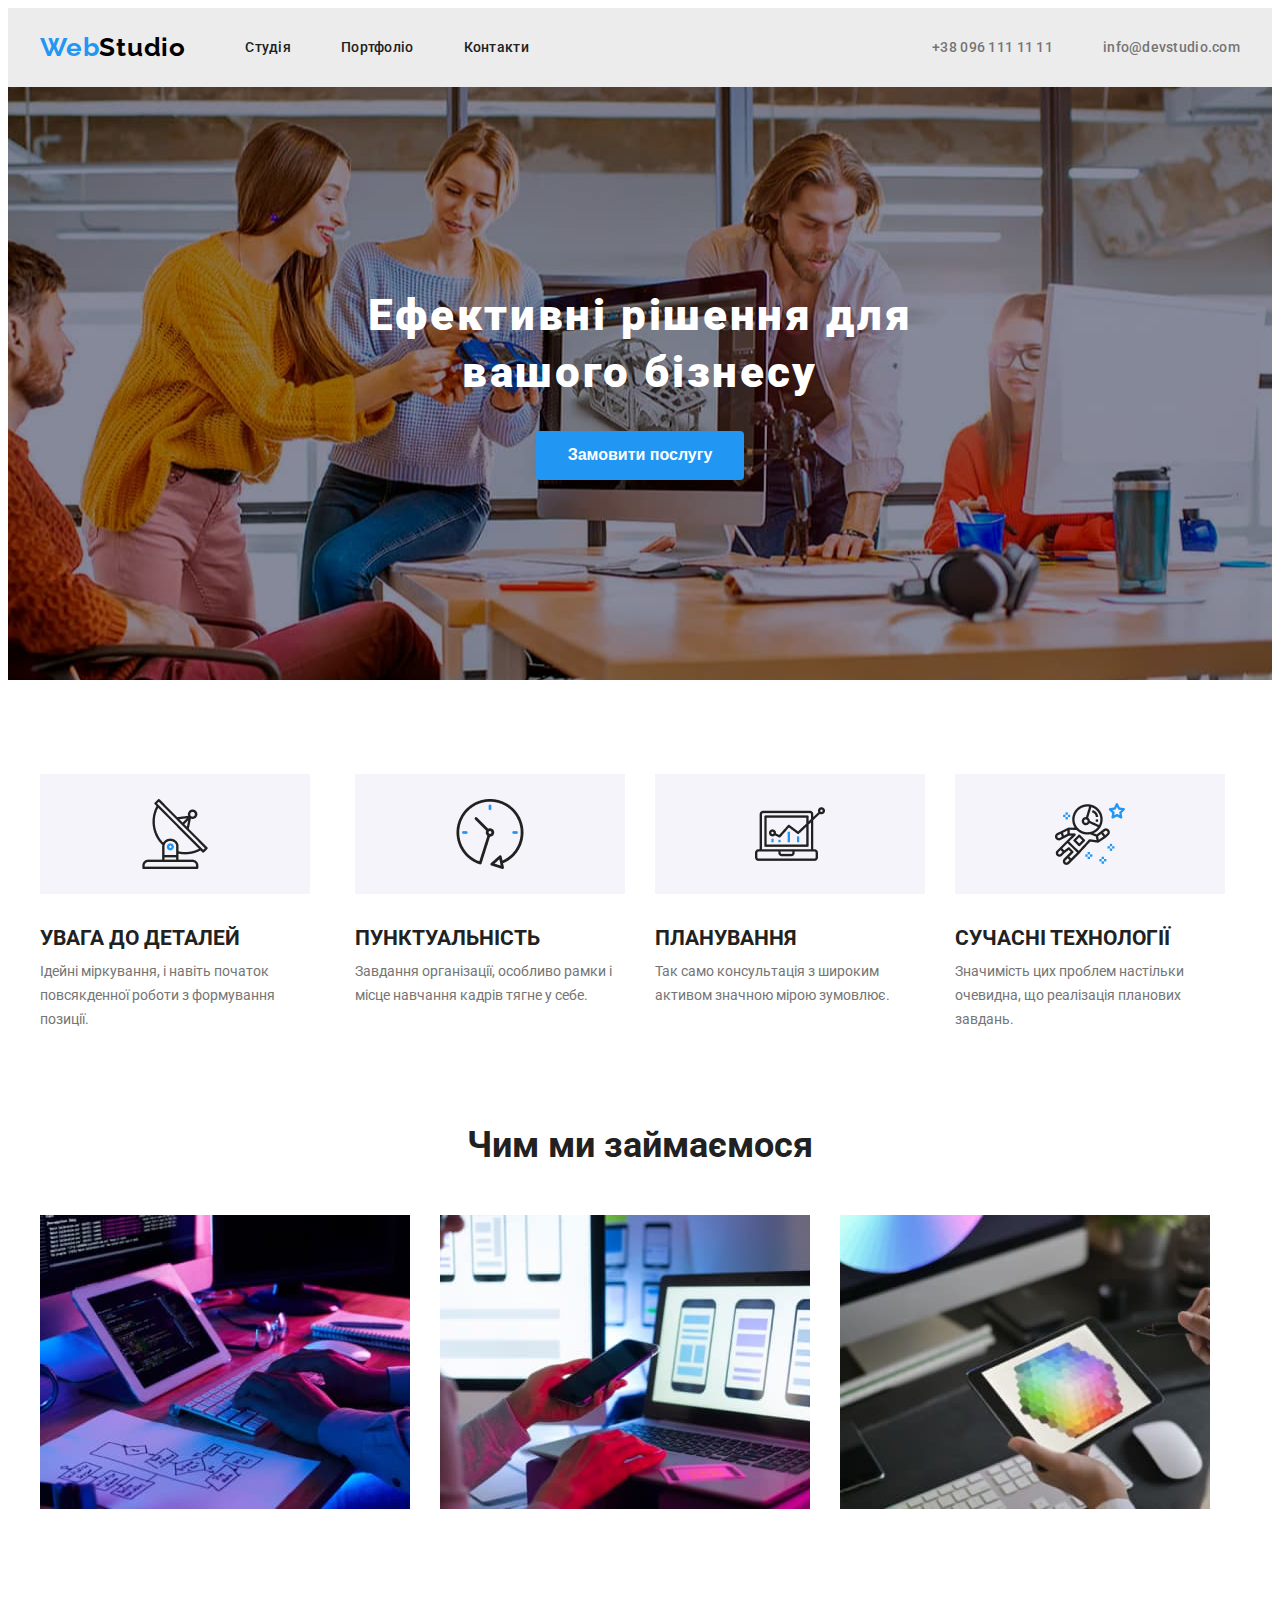
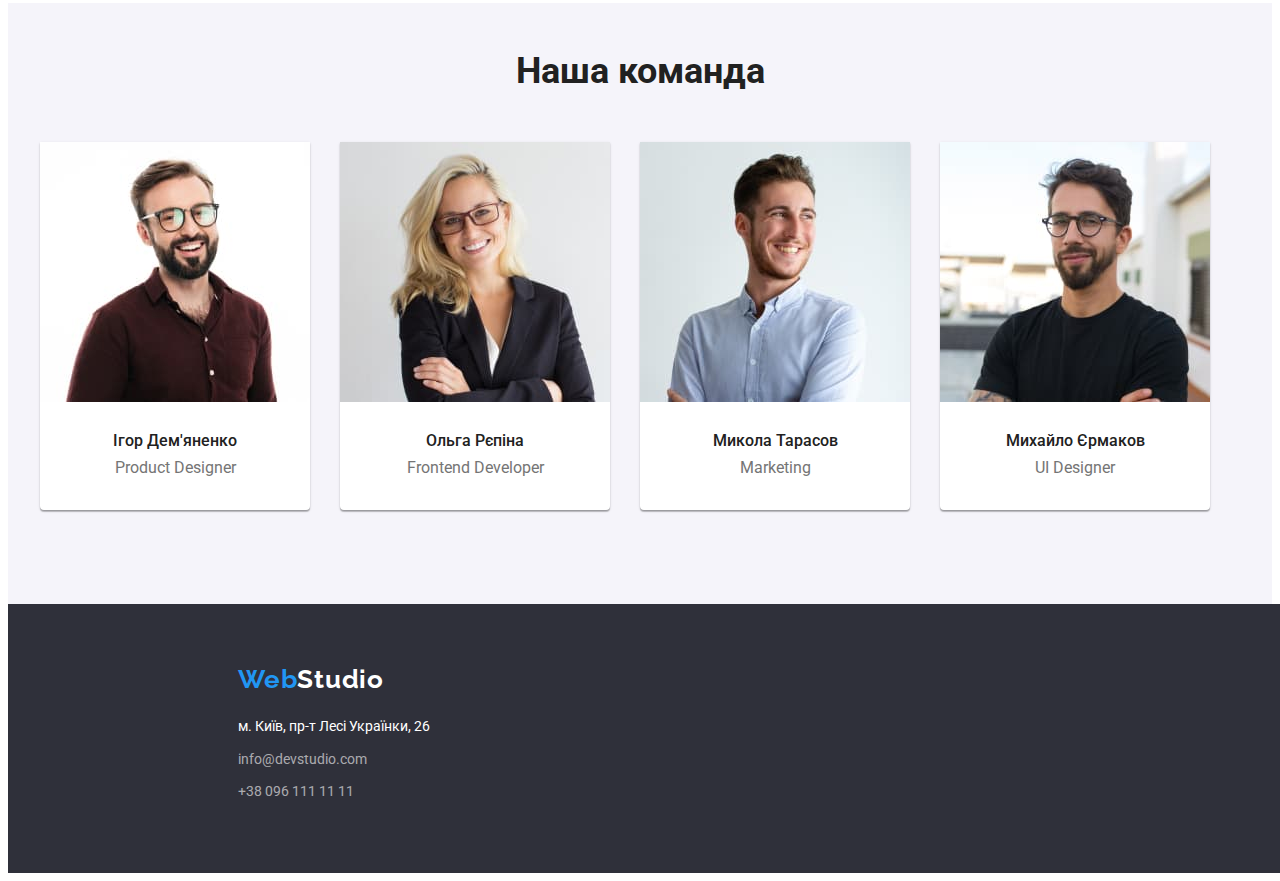
<file: index.html>
<!DOCTYPE html>
<html>

  <head>
    <meta charset="utf-8">
    <meta name="viewport" content="width=device-width">
    <title>Document</title>
    <link rel="stylesheet" href=" https://cdnjs.cloudflare.com/ajax/libs/modern-normalize/2.0.0/modern-normalize.min.css " integrity="sha512-4xo8blKMVCiXpTaLzQSLSw3KFOVPWhm/TRtuPVc4WG6kUgjH6J03IBuG7JZPkcWMxJ5huwaBpOpnwYElP/m6wg ==" crossorigin="anonymous" referrerpolicy="no-referrer" />
    <link rel="preconnect" href="https://fonts.googleapis.com">
    <link rel="preconnect" href="https://fonts.gstatic.com" crossorigin>

    <link href="https://fonts.googleapis.com/css2?family=Raleway:wght@700&family=Roboto:wght@400;700;900&display=swap" rel="stylesheet">

    <link rel="stylesheet" href="./css/reset.css"/>
    <link rel="stylesheet" href="./css/style.css"/>
  </head>

  <body>
      <header class="header">
    
        <div class="container">
          <div class="header-wrap">

          <a href="" class="logo">Web<span class="header-logo">Studio</span></a>

          <nav class="nav">

              <ul class="nav-list">
                <li class="nav-list-item"><a href="" class="nav-list-link">Студія</a></li>
                <li class="nav-list-item"><a href="./portfolio.html" class="nav-list-link">Портфоліо</a></li>
                <li class="nav-list-item"><a href="" class="nav-list-link">Контакти</a></li>
              </ul>

          </nav>

            <ul class="contact-list">
              <li class="contacts-list-item"><a href="tel:+38 096 111 11 11" class="contact-list-link">+38 096 111 11 11</a></li>
              <li class="contacts-list-item"><a href="mailto:info@devstudio.com" class="contact-list-link">info@devstudio.com</a></li>
            </ul>
          </div>
        </div>
      </header>

      <main>
        <section class="section-hero">
            <div class="container">
              <h1 class="hero-title" >Ефективні рішення для вашого бізнесу</h1>
              <button class="hero-btn">Замовити послугу</button>
            </div>
        </section>
        <section class="section-features">
          <div class="container">
        <ul class="features-list">
          <li class="features-list-item features-list-item-first">   
            <h2 class="features-list-title">УВАГА ДО ДЕТАЛЕЙ</h2>
            <p class="features-list-text">Ідейні міркування, і навіть початок повсякденної роботи з формування позиції.</p>
          </li>
          <li class="features-list-item features-list-item-second">
            <h2 class="features-list-title">ПУНКТУАЛЬНІСТЬ</h2>
            <p class="features-list-text">Завдання організації, особливо рамки і місце навчання кадрів тягне у себе.</p>
          </li>
          <li class="features-list-item features-list-item-third">
            <h2 class="features-list-title">ПЛАНУВАННЯ</h2>
            <p class="features-list-text">Так само консультація з широким активом значною мірою зумовлює.</p>
          </li>
          <li class="features-list-item features-list-item-fourth">
            <h2 class="features-list-title">СУЧАСНІ ТЕХНОЛОГІЇ</h2>
            <p class="features-list-text">Значимість цих проблем настільки очевидна, що реалізація планових завдань.</p>
          </li>
        </ul>
          </div>
        </section>
        <section class="section-work">
          <div class="container">
            
            <h3 class="section-work-title">Чим ми займаємося</h3>

            <ul class="work-list">
              <li class="work-list-item"><img src="./images/photo-web-studio-first.jpg" alt="" class="work-list-img"></li>
              <li class="work-list-item"><img src="./images/photo-web-studio-second.jpg" alt="" class="work-list-img"></li>
              <li class="work-list-item"><img src="./images/photo-web-studio-thirth.jpg" alt="" class="work-list-img"></li>
            </ul>

        </div>
        </section>
        <section class="section-team">

          <div class="container">
             <h2 class="section-team-title">Наша команда</h2>
          <ul class="team-list">
            <li class="team-list-item">
              <img src="./images/photo-team-first.jpg" alt="" class="team-list-img">
              <h5 class="team-list-title">Ігор Дем'яненко</h5>
              <p class="team-list-desc">Product Designer</p>
            </li>
            <li class="team-list-item">
              <img src="./images/photo-team-second.jpg" alt="" class="team-list-img">
              <h5 class="team-list-title">Ольга Рєпіна</h5>
              <p class="team-list-desc">Frontend Developer</p>
            </li>
            <li class="team-list-item">
              <img src="./images/photo-team-thirth.jpg" alt="" class="team-list-img">
              <h5 class="team-list-title">Микола Тарасов</h5>
              <p class="team-list-desc">Marketing</p>
            </li>
            <li class="team-list-item">
              <img src="./images/photo-team-firth.jpg" alt="" class="team-list-img">
              <h5 class="team-list-title">Михайло Єрмаков</h5>
              <p class="team-list-desc">UI Designer</p>
            </li>
          </ul>
        </div>
        </section>
      </main>

      <footer class="footer">
        
        <div class="container">
          
        <a href="" class="logo">Web<span class="footer-logo">Studio</span></a>

        <address class="address">
         <ul class="address-list">
          <li class="addres-list-item"><a href="https://www.google.com/maps/place/бульвар+Лесі+Українки,+26,+Київ,+02000/@50.4265807,30.5358109,17z/data=!3m1!4b1!4m6!3m5!1s0x40d4cf0e033ecbe9:0x57a4dffefec77da0!8m2!3d50.4265807!4d30.5383858!16s%2Fg%2F1tctq5jv?hl=uk-UK&entry=ttu" class="address-list-link address-list-link-street" class="address-list-link address-list-link-street">м. Київ, пр-т Лесі Українки, 26</a></li>
          <li class="addres-list-item"><a href="" class="address-list-link">info@devstudio.com</a></li>
          <li class="addres-list-item"><a href="" class="address-list-link">+38 096 111 11 11</a></li>
         </ul>

        </address>
      </div>
      </footer>
    
  </body>

</html>
</file>
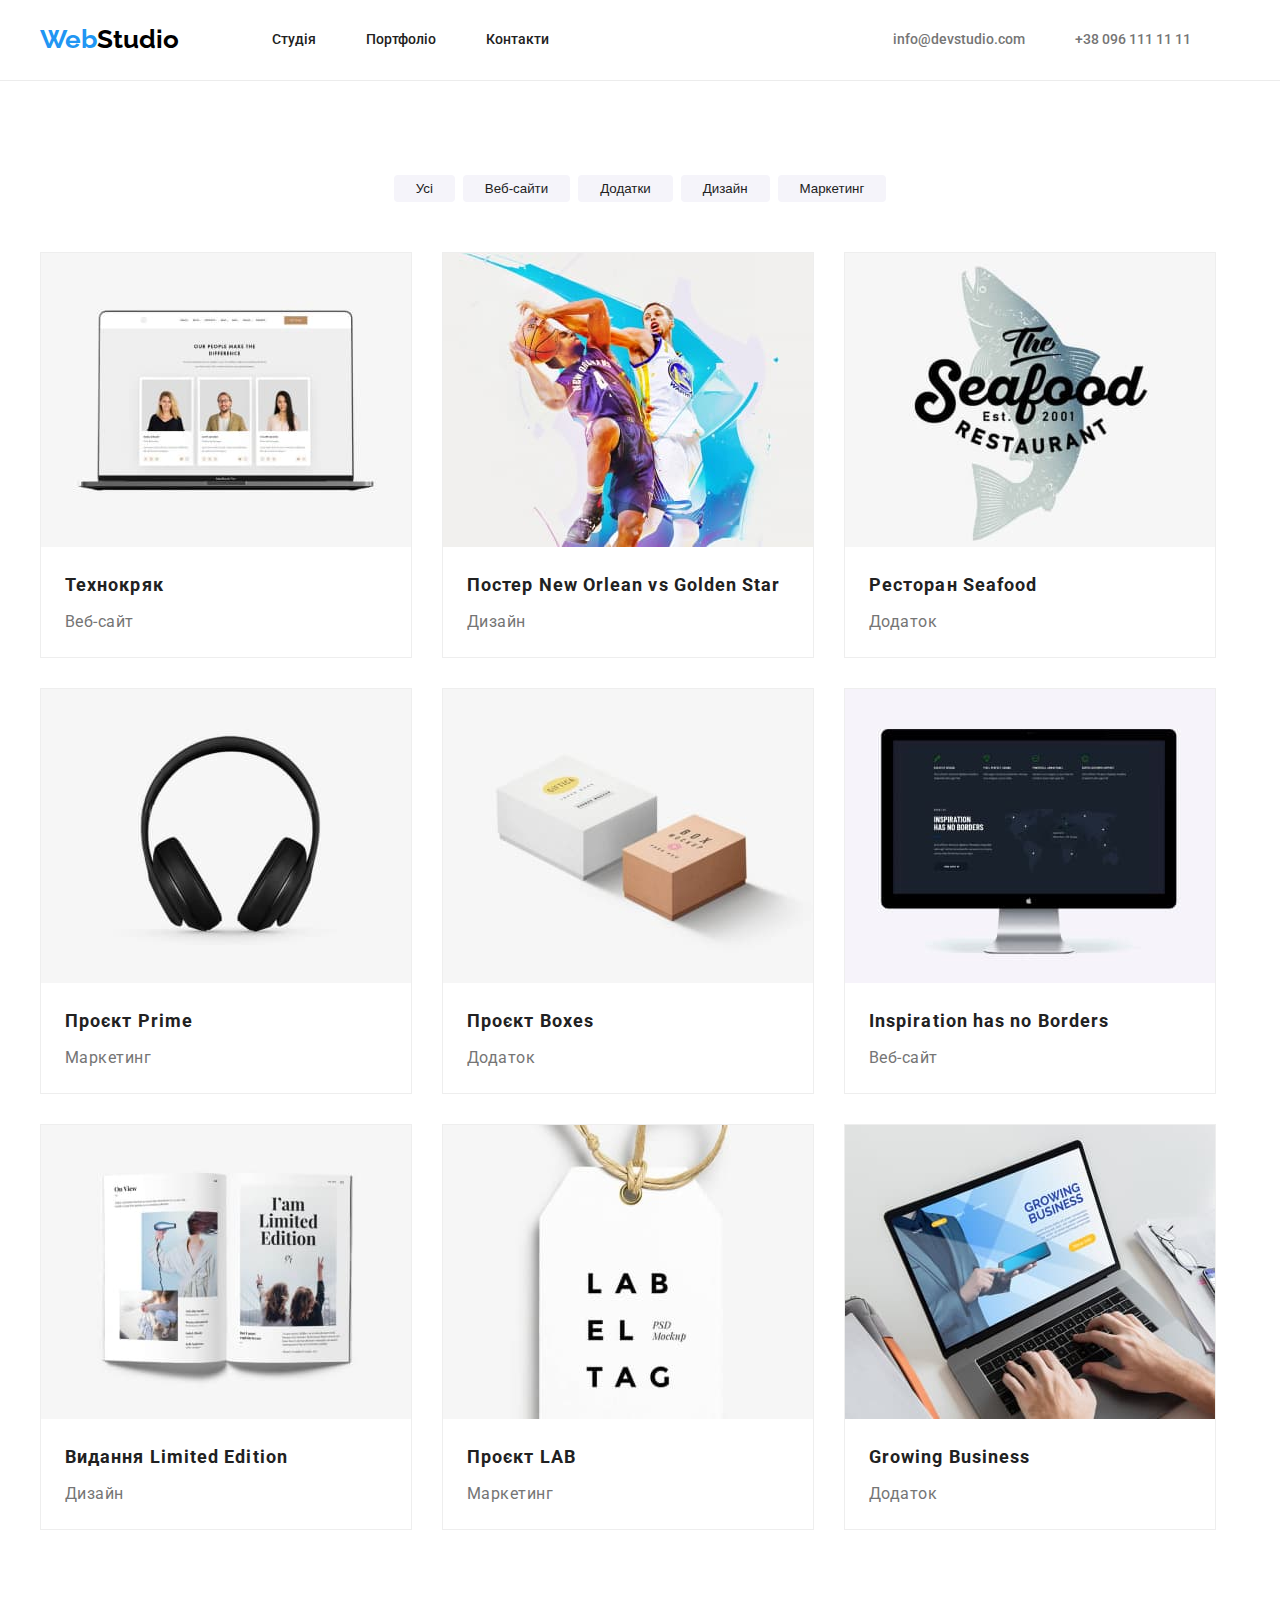
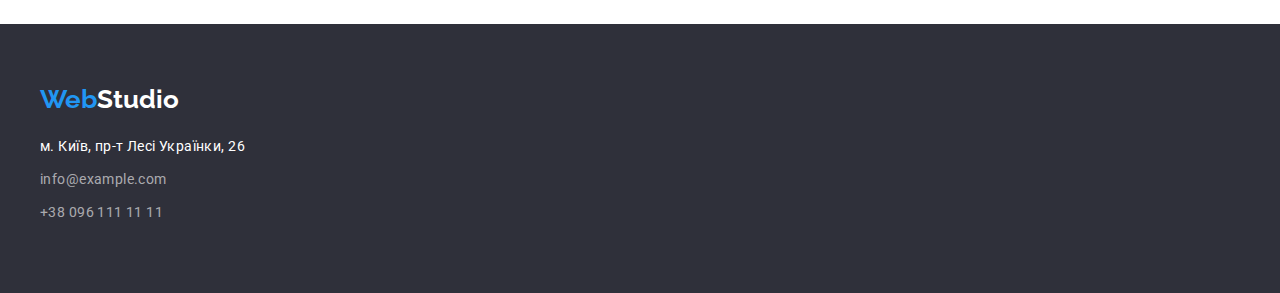
<file: portfolio.html>
<!DOCTYPE html>
<html>

  <head>
    <meta charset="utf-8">
    <meta name="viewport" content="width=device-width">
    <title>Document</title>
    <link rel="preconnect" href="https://fonts.googleapis.com">
    <link rel="preconnect" href="https://fonts.gstatic.com" crossorigin>
    <link href="https://fonts.googleapis.com/css2?family=Oleo+Script&family=Raleway:wght@700&family=Roboto:wght@500&display=swap" rel="stylesheet">
    <link rel="stylesheet" href="./css/reset.css">
    <link rel="stylesheet" href="./css/portfolio.css">
    
  </head>
  <body>
      <header class="header">
        <div class="container">
        <div class="header-wrap">
         <a href="" class="logo">Web<span class="logo-header">Studio</span></a>
         <nav class="nav">
          <ul class="nav-list">
            <li class="nav-list-item"><a href="" class="nav-list-link">Студія</a></li>
            <li class="nav-list-item"><a href="" class="nav-list-link">Портфоліо</a></li>
            <li class="nav-list-item"><a href="" class="nav-list-link">Контакти</a></li>
          </ul>
         </nav>
      <ul class="contacts-list">
        <li class="contacts-list-item"><a href="mailto:info@devstudio.com" class="contacts-list-link">info@devstudio.com</a>
        </li>
        <li class="contacts-list-item"><a href="tel:+38 096 111 11 11" class="contacts-list-link">+38 096 111 11 11</a>
        </li>
    
      </ul>
    </div>
  </div>
      </header>
      <main>

        <section class="portfolio-section">
          <div class="container">

        <ul class="filter-list">
          <li class="filter-list-item"><button class="filter-list-btn">Усі</button></li>
          <li class="filter-list-item"><button class="filter-list-btn">Веб-сайти</button></li>
          <li class="filter-list-item"><button class="filter-list-btn">Додатки</button></li>
          <li class="filter-list-item"><button class="filter-list-btn">Дизайн</button></li>
          <li class="filter-list-item"><button class="filter-list-btn">Маркетинг</button></li>
        </ul>

        <ul class="portfolio-list">
          <li class="portfolio-list-item">
            <img src="./images/photo-portfolio-first.jpg" alt="photo-portfolio" class="portfolio-list-img">
            <div class="features-list-wrap">
              <h3 class="portfolio-list-title">Технокряк</h3>
              <p class="portfolio-list-description">Веб-сайт</p>
            </div>

          </li>
          <li class="portfolio-list-item">
            <img src="./images/photo-portfolio-second.jpg" alt="photo-portfolio" class="portfolio-list-img">
            <div class="features-list-wrap">
              <h3 class="portfolio-list-title">Постер New Orlean vs Golden Star</h3>
              <p class="portfolio-list-description">Дизайн</p>
            </div>
          </li>
          <li class="portfolio-list-item">
            <img src="./images/photo-portfolio-thirth.jpg" alt="photo-portfolio" class="portfolio-list-img">
            <div class="features-list-wrap">
              <h3 class="portfolio-list-title">Ресторан Seafood</h3>
              <p class="portfolio-list-description">Додаток</p>
            </div>
          </li>
          <li class="portfolio-list-item">
            <img src="./images/photo-portfolio-fourth.jpg" alt="photo-portfolio" class="portfolio-list-img">
            <div class="features-list-wrap">
              <h3 class="portfolio-list-title">Проєкт Prime</h3>
              <p class="portfolio-list-description">Маркетинг</p>
            </div>
          </li>
          <li class="portfolio-list-item">
            <img src="./images/photo-portfolio-fifth.jpg" alt="photo-portfolio" class="portfolio-list-img">
            <div class="features-list-wrap">
              <h3 class="portfolio-list-title">Проєкт Boxes</h3>
              <p class="portfolio-list-description">Додаток</p>
            </div>
          </li>
          <li class="portfolio-list-item">
            <img src="./images/photo-portfolio-sixth.jpg" alt="photo-portfolio" class="portfolio-list-img">
            <div class="features-list-wrap">
              <h3 class="portfolio-list-title">Inspiration has no Borders</h3>
              <p class="portfolio-list-description">Веб-сайт</p>
            </div>
          </li>
          <li class="portfolio-list-item">
            <img src="./images/photo-portfolio-seventh.jpg" alt="photo-portfolio" class="portfolio-list-img">
            <div class="features-list-wrap">
              <h3 class="portfolio-list-title">Видання Limited Edition</h3>
              <p class="portfolio-list-description">Дизайн</p>
            </div>
          </li>
          <li class="portfolio-list-item">
            <img src="./images/photo-portfolio-eighth.jpg" alt="photo-portfolio" class="portfolio-list-img">
            <div class="features-list-wrap">
              <h3 class="portfolio-list-title">Проєкт LAB</h3>
              <p class="portfolio-list-description">Маркетинг</p>
            </div>
          </li>
          <li class="portfolio-list-item">
            <img src="./images/photo-portfolio-nineth.jpg" alt="photo-portfolio" class="portfolio-list-img">
            <div class="features-list-wrap">
              <h3 class="portfolio-list-title">Growing Business</h3>
              <p class="portfolio-list-description">Додаток</p>
            </div>
           
          </li>
        </ul>


        </div>
        </section>

      <footer class="footer">
        <div class="container">
        <a href="" class="logo">Web<span class="logo-footer">Studio</span></a>

        <address class="address">

         <ul class="address-list">
          <li class="address-list-item"><a href="https://www.google.com/maps/place/бульвар+Лесі+Українки,+26,+Київ,+02000/@50.4265807,30.5358109,17z/data=!3m1!4b1!4m6!3m5!1s0x40d4cf0e033ecbe9:0x57a4dffefec77da0!8m2!3d50.4265807!4d30.5383858!16s%2Fg%2F1tctq5jv?hl=uk-UK&entry=ttu" class="address-list-link address-list-link-street">м. Київ, пр-т Лесі Українки, 26</a></li>
          <li class="address-list-item"><a href="" class="address-list-link">info@example.com</a></li>
          <li class="address-list-item"><a href="" class="address-list-link">+38 096 111 11 11</a></li>
         </ul>

        </address>
      </div>
      </footer>
  </body>

</html>
</file>
<file: css/style.css>
:root{
    --black-main-color: rgba(0, 0, 0, 1);
    --blue-main-color: rgba(33, 150, 243, 1);
    --descript-and-header-color: rgba(33, 33, 33, 1);
    --p-color: rgba(117, 117, 117, 1);
    --bg-color: rgba(47, 48, 58, 1);
    --white-main-color: rgba(236, 236, 236, 1);
    --footer-mail-number-color: rgba(255, 255, 255, 0.6);
    --adress-hero-color: rgba(255, 255, 255, 1);
    --team-bg-color: rgba(245, 244, 250, 1);
    --bgimg-color:rgba(245, 244, 250, 1);
    --section-hero-bg-color-for-img:rgba(47, 48, 58, 0.4);
}

.container{
    padding-left: 15px;
    padding-right: 15px;
    width: 1200px;
    margin: 0 auto;
}

.header{
    background-color: var(--white-main-color);
    padding: 24px 0px;
}

.header-wrap{
    display: flex;
    align-items: center;
    justify-content: space-between;
    
}

    /* - */

    .logo{
    font-family: Raleway;
    font-size: 26px;
    font-weight: 700;
    line-height: 31px;
    letter-spacing: 0.03em;
    color: var(--blue-main-color);
    }

    .header-logo{
    color: var(--black-main-color);
    }

    .footer-logo{
    color: var(--adress-hero-color);

    }

    /* - */


body{
    font-family: Roboto;
    font-size: 14px;
}

.nav-list{
    display: flex;
    gap: 50px;
    align-items: center;

    padding-right: 344px;
}

.nav-list-link{
    font-weight: 500;
    line-height: 1.1;
}

.nav-list-item{
    font-weight: 500;
    line-height: 16px;
    letter-spacing: 0.02em;
}


.contact-list-link{
    color: var(--p-color);
}


.nav-list-link{
font-weight: 500;
line-height: 1.1;
letter-spacing: 0.02em;

color: #212121;
}

.contact-list{
    display: flex;
    gap: 50px;
    align-items: center;
}

.contacts-list-item{

}

.contact-list-link{
    font-weight: 500;
    line-height: 1.1;
    letter-spacing: 0.02em;
    color: var(--p-color);
}

.section-hero{


    padding: 200px 0px;
    margin: 0 auto;

    background-color: var(--bg-color);
    background-image: url("./img/bg-hero-img.jpg"), linear-gradient(to right, rgba(47, 48, 58, 0.4), rgba(47, 48, 58, 0.4));
    background-repeat: no-repeat;
    background-position: center;
    
}

.hero-title{
    font-size: 44px;
    font-weight: 900;
    line-height: 1.3;
    text-align: center;
    letter-spacing: 0.06em;

    color: var(--adress-hero-color);

    max-width: 696px;
    margin: 0 auto;
    padding-bottom: 30px;
}

.hero-btn{

    font-size: 16px;
    font-weight: 700;
    line-height: 1.8;
    color: var(--adress-hero-color);

    display: block;
    margin: 0 auto;
    padding: 10px 32px ;
    border-radius: 4px;
    background-color: var(--blue-main-color);

}

.section-features{

}

.features-list{
    padding-top: 94px; 
    padding-bottom: 94px;

    display: flex;
    gap: 30px;

}

.features-list-item::before{
    width: 270px;
    height: 120px;

    display: inline-block;

    content: "";
    background-color: var(--bgimg-color);
    background-repeat: no-repeat;
    background-position: center;
}

.features-list-item-first::before{
    background-image: url("./img/feature-img-first.png");

}

.features-list-item-second::before{
    background-image: url("./img/feature-img-second.png");
}

.features-list-item-third::before{
    background-image: url("./img/feature-img-thirth.png");
}

.features-list-item-fourth::before{
    background-image: url("./img/feature-img-fourth.png");
}

.features-list-title{
    font-weight: 700;
    line-height: 1.1;

    color: var(--descript-and-header-color);

    padding-bottom: 10px;
    padding-top: 30px;
}

.features-list-text{
    font-weight: 400;
    line-height: 1.7;
    color: var(--p-color);

}

.section-work{

}

.section-work-title{
    font-size: 36px;
    font-weight: 700;
    line-height: 1.1;
    color: var(--descript-and-header-color);

    display: flex;
    align-items: center;
    justify-content: center;

    padding-bottom: 50px;
}

.work-list{
    display: flex;
    gap: 30px;

    padding-bottom: 94px;
}

.work-list-item{

}

.work-list-img{
    
}

.section-team{
    background-color: var(--team-bg-color);
}

.team-list{
    display: flex;
    gap: 30px;
    padding-bottom: 94px;
}

.section-team-title{

    display: flex;
    justify-content: center;
    align-items: center;

    padding-top: 49px;
    padding-bottom: 50px;

    font-size: 36px;
    font-weight: 700;
    line-height: 1.1;
    color: var(--descript-and-header-color);
}

.team-list-item{
    background-color: var(--adress-hero-color);
    max-width: 270px;
    height: 368px;

    border-radius: 0px 0px 4px 4px;

    box-shadow: 0px 2px 1px 0px rgba(0, 0, 0, 0.2), 0px 1px 1px 0px rgba(0, 0, 0, 0.14), 0px 1px 3px 0px rgba(0, 0, 0, 0.12);

}

.team-list-title{
    font-size: 16px;
    font-weight: 500;
    line-height: 1.1;

    color: var(--descript-and-header-color);

    padding-bottom: 10px;
    padding-top: 30px;

    text-align: center;
}

.team-list-desc{
    font-size: 16px;
    font-weight: 400;
    line-height: 1.1;
    color: var(--p-color);

    padding-bottom: 30px;
    text-align: center;
}

.footer{
    background-color: var(--bg-color);

    padding: 60px 0px;
    padding-left: 215px;
    padding-right: 1154px;

}


.address-list{
    padding-top: 20px;
}

.addres-list-item{
    
    padding-bottom: 9px;
}

.address-list-link{
    font-weight: 400;
    line-height: 1.7;
    color: var(--footer-mail-number-color);
}

.address-list-link-street{
    font-weight: 400;
    line-height: 1.7;
    color: var(--adress-hero-color);

}
</file>
<file: css/portfolio.css>
:root{
    --blue-main: rgba(33, 150, 243, 1);
    --list-bg: rgba(238, 238, 238, 1);
    --white-main: rgba(255, 255, 255, 1);
    --footer-bg: rgba(47, 48, 58, 1);
    --border-bottom: rgba(236, 236, 236, 1);
    --contacts-grey: rgba(117, 117, 117, 1);
    --btn-col: rgba(245, 244, 250, 1);
    --footer-address: rgba(255, 255, 255, 0.6);
    --black-main: rgba(33, 33, 33, 1);
    --p-list: rgba(117, 117, 117, 1);
    --black-darkness: rgba(0, 0, 0, 1);
}

.container{
    padding-left: 15px;
    padding-right: 15px;
    width: 1200px;
    margin: 0 auto;
}

.header-wrap{
    display: flex;
    align-items: center;
    gap: 93px;

}

.header{
    padding-top: 24px;
    padding-bottom: 25px;

    border-bottom: solid 1px var(--border-bottom);
    background-color: var(--white-main);
}

body{
    font-family: Roboto;
    font-size: 14px;
    margin: 0 auto;
    text-align: left;
    
}

.logo{
    font-family: Raleway;
    font-size: 26px;
    font-weight: 700;
    line-height: 31px;
    

    color: var(--blue-main);
}

.logo-header{

    color: var(--black-darkness);
}

.nav{

}

.nav-list{
    display: flex;
    align-items: center;
    gap: 50px;
}

.nav-list-item{

}

.nav-list-link{
font-weight: 500;
line-height: 1.1;

color: var(--black-main);
}

.contacts-list{
    display: flex;
    align-items: center;
    gap: 50px;
    padding-left: 251px;
}

.contacts-list-item{

}

.contacts-list-link{
    font-weight: 500;
    line-height: 1.1;  

    color: var(--p-list);
}

.portfolio-section{

}

.filter-list{
    display: flex;
    justify-content: center;
    align-items: center;
    gap: 8px;

    padding-top: 94px;
    padding-bottom: 50px;
}

.filter-list-item{

}

.filter-list-btn{
    background-color: var(--btn-col);
    color: var(--black-main);

    border-radius: 4px;

    padding: 6px 22px;
}

.portfolio-list{
    display: flex;
    gap: 30px;
    flex-wrap: wrap;

    padding-bottom: 94px;
}


.portfolio-list-item{
    border: 1px solid var(--list-bg);
    max-width: 370px;

}   


.features-list-wrap{
    padding-left: 24px;
}

.portfolio-list-title{
    font-size: 18px;
    font-weight: 700;
    line-height: 36px;
    letter-spacing: 0.06em;
    text-align: left;

    color: var(--black-main);

    padding-top: 20px;
    padding-bottom: 4px;
}

.portfolio-list-description{
    font-size: 16px;
    font-weight: 400;
    line-height: 30px;
    letter-spacing: 0.03em;
    text-align: left;

    color: var(--p-list);

    padding-bottom: 20px;
}

.footer{
    padding: 60px 0px;
    background: var(--footer-bg);
}


.logo-footer{
    color: var(--white-main);

    
}


.address-list{
    padding-top: 20px;
}

.address-list-item{
    padding-bottom: 9px;
}

.address-list-link{
    font-weight: 400;
    line-height: 1.7;
    letter-spacing: 0.03em;
    text-align: left;
    
    color: var(--footer-address);
}

.address-list-link-street{
    font-weight: 400;
    line-height: 1.7;
    letter-spacing: 0.03em;
    text-align: left;
    
    color: var(--white-main);
}
</file>
